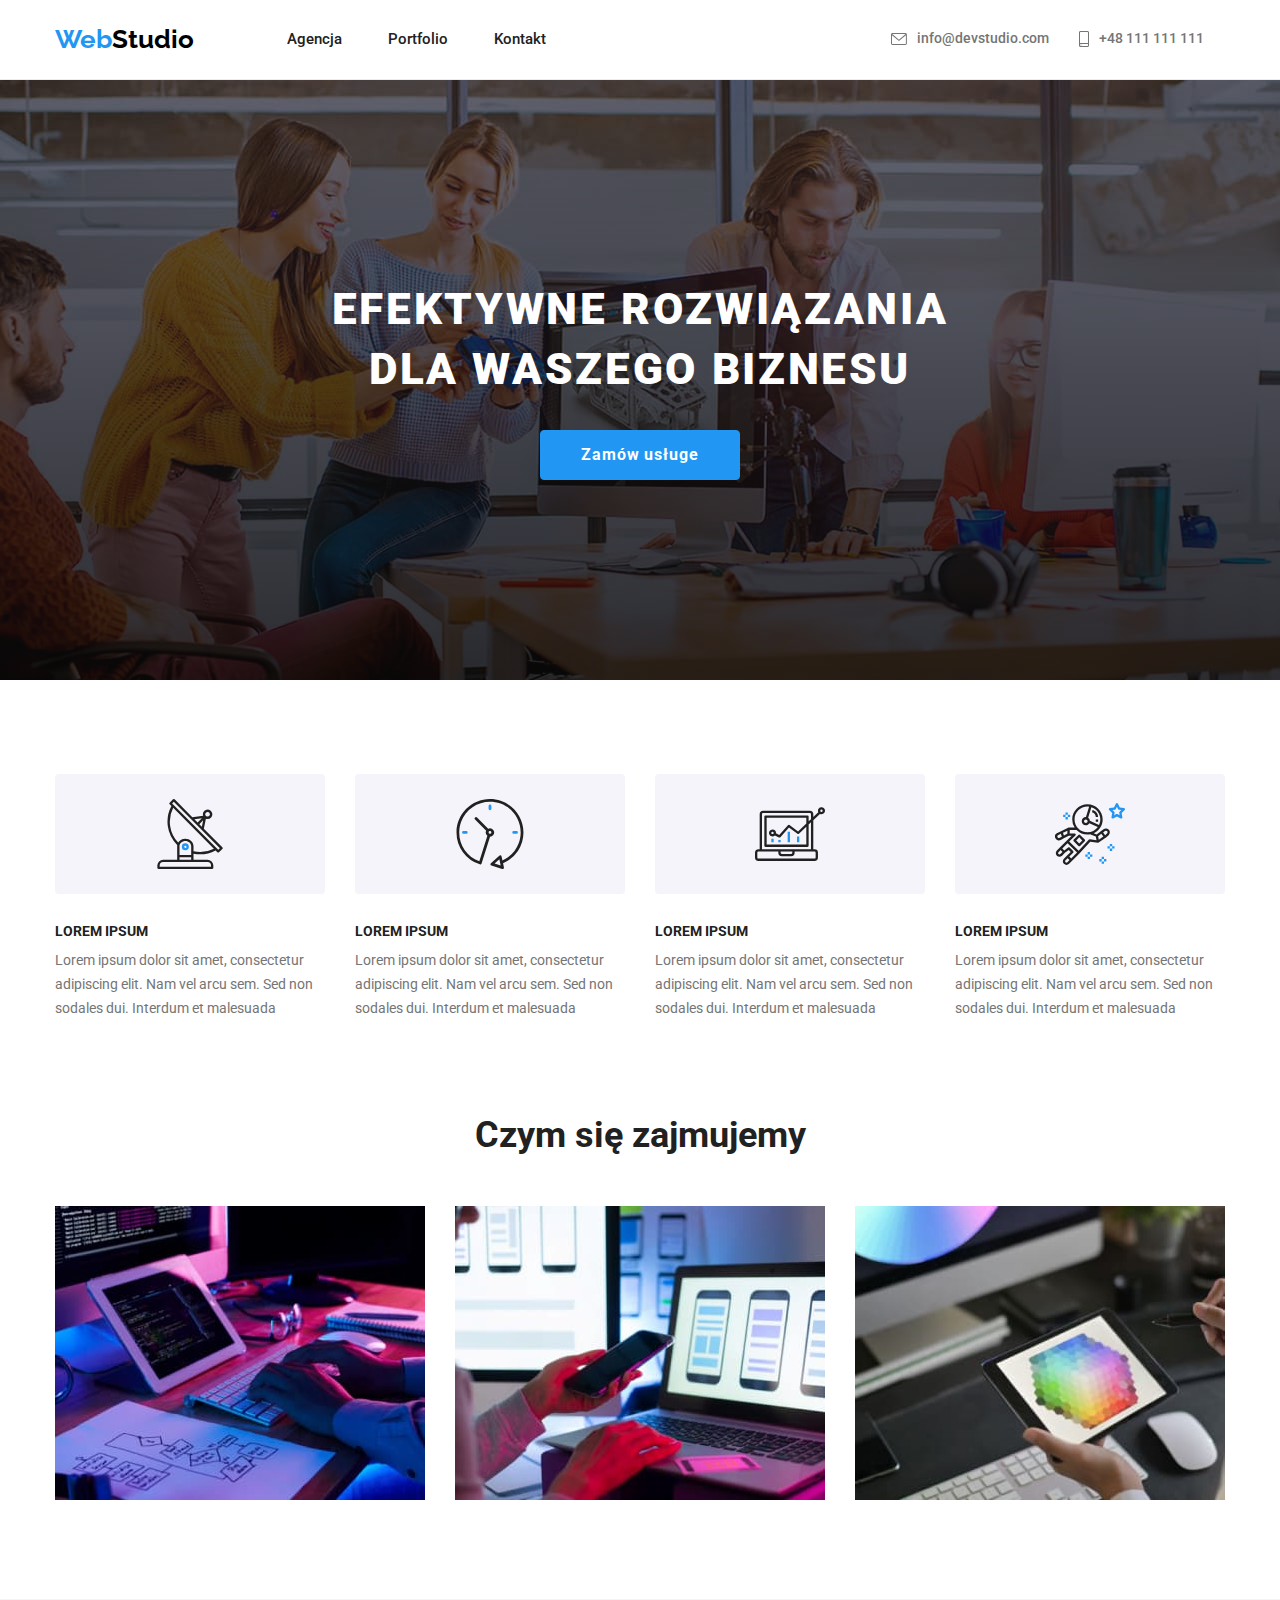
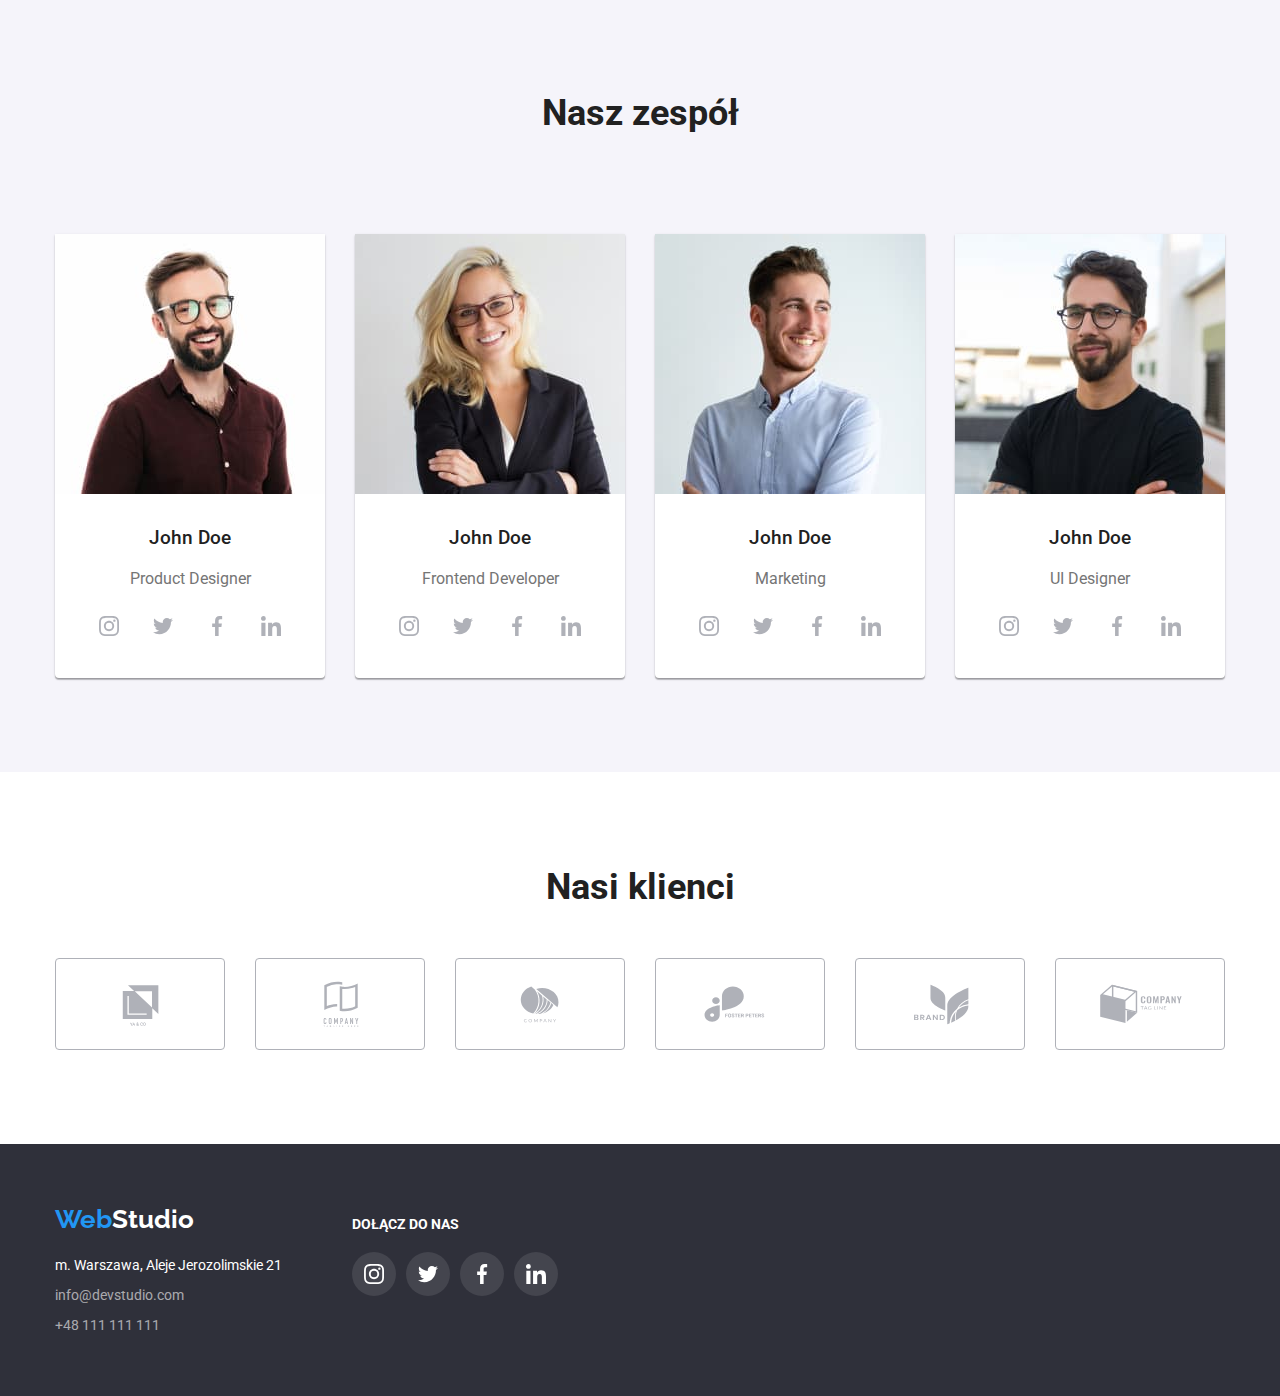
<file: index.html>
<!DOCTYPE html>
<html lang="pl">
  <head>
    <meta charset="UTF-8" />
    <meta http-equiv="X-UA-Compatible" content="IE=edge" />
    <meta name="viewport" content="width=device-width, initial-scale=1.0" />
    <!-- czcionki -->
    <link rel="preconnect" href="https://fonts.googleapis.com" />
    <link rel="preconnect" href="https://fonts.gstatic.com" crossorigin />
    <link
      href="https://fonts.googleapis.com/css2?family=Raleway:wght@700&family=Roboto:wght@400;500;700;900&display=swap"
      rel="stylesheet"
    />
    <!-- pierwszy, normalize, przed naszym css -->
    <link rel="stylesheet" href="./css/modern-normalize.min.css" />
    <link rel="stylesheet" href="./css/styles.css" />
    <title>WebStudio</title>
  </head>
  <body>
    <header class="header">
      <div class="container head-section">
        <a class="logo" href="./index.html">Web<span class="logo-header-color">Studio</span></a>
        <ul class="navigation">
          <!--menu nawigacyjne-->
          <li><a class="navigation-link" href="./index.html">Agencja</a></li>
          <li><a class="navigation-link" href="./portfolio.html">Portfolio</a></li>
          <li><a class="navigation-link" href="#">Kontakt</a></li>
        </ul>
        <div class="contact-header">
          <!--linki kontaktowe, prawa strona naglowka-->
          <a class="contact-header-item" href="mailto:info@devstudio.com"
            ><svg width="16" height="12">
              <use href="./images/icons.svg#icon-envelope"></use></svg
            >info@devstudio.com</a
          >
          <a class="contact-header-item" href="tel:+48111111111"
            ><svg width="10" height="16">
              <use href="./images/icons.svg#icon-smartphone"></use>
            </svg>
            +48 111 111 111</a
          >
        </div>
      </div>
    </header>
    <main>
      <section class="hero">
        <!--sekcja HERO-->
        <div class="hero-image section">
          <!-- extra dla obrazu tla, ktory ma miec szerokosc max 1600px -->
          <div class="container">
            <!-- szerokosc 1200 -->
            <h1 class="title-side">EFEKTYWNE ROZWIĄZANIA DLA WASZEGO BIZNESU</h1>
            <button class="btn-order" type="button">Zamów usługe</button>
          </div>
        </div>
      </section>
      <div class="section">
        <!-- section opowiedzialny za odstep gora-dol paddingami -->
        <section class="our-strengths">
          <!--sekcja tekstowa-->
          <div class="container">
            <!-- szerokosc 1200 -->
            <ul class="our-strengths-list">
              <li class="our-strengths-list-item">
                <div class="our-strenghts-logo">
                  <!-- czesc przed tekstem, logo -->
                  <svg width="70" height="70">
                    <use href="./images/icons.svg#icon-antenna-1"></use>
                  </svg>
                </div>
                <h3>LOREM IPSUM</h3>
                <p>
                  Lorem ipsum dolor sit amet, consectetur adipiscing elit. Nam vel arcu sem. Sed non
                  sodales dui. Interdum et malesuada
                </p>
              </li>
              <li class="our-strengths-list-item">
                <div class="our-strenghts-logo">
                  <svg width="70" height="70">
                    <use href="./images/icons.svg#icon-clock-1"></use>
                  </svg>
                </div>
                <h3>LOREM IPSUM</h3>
                <p>
                  Lorem ipsum dolor sit amet, consectetur adipiscing elit. Nam vel arcu sem. Sed non
                  sodales dui. Interdum et malesuada
                </p>
              </li>
              <li class="our-strengths-list-item">
                <div class="our-strenghts-logo">
                  <svg width="70" height="70">
                    <use href="./images/icons.svg#icon-diagram-1"></use>
                  </svg>
                </div>
                <h3>LOREM IPSUM</h3>
                <p>
                  Lorem ipsum dolor sit amet, consectetur adipiscing elit. Nam vel arcu sem. Sed non
                  sodales dui. Interdum et malesuada
                </p>
              </li>
              <li class="our-strengths-list-item">
                <div class="our-strenghts-logo">
                  <svg width="70" height="70">
                    <use href="./images/icons.svg#icon-astronaut-1"></use>
                  </svg>
                </div>
                <h3>LOREM IPSUM</h3>
                <p>
                  Lorem ipsum dolor sit amet, consectetur adipiscing elit. Nam vel arcu sem. Sed non
                  sodales dui. Interdum et malesuada
                </p>
              </li>
            </ul>
          </div>
        </section>
        <section class="what-do">
          <div class="container">
            <h2 class="what-do-header">Czym się zajmujemy</h2>
            <ul class="what-do-list">
              <li>
                <img
                  src="images/activities/activities_img1.jpg"
                  alt="praca przed laptopem na klawiaturze"
                  width="370"
                  height="294"
                />
              </li>
              <li>
                <img
                  src="images/activities/activities_img2.jpg"
                  alt="praca z telefonem i laptopem"
                  width="370"
                  height="294"
                />
              </li>
              <li>
                <img
                  src="images/activities/activities_img3.jpg"
                  alt="wyswietlanie palety kolorow na tablecie"
                  width="370"
                  height="294"
                />
              </li>
            </ul>
          </div>
        </section>
      </div>
      <section class="team section">
        <div class="container">
          <!--sekcja zespół-->
          <h2 class="team-header">Nasz zespół</h2>
          <ul class="team-list">
            <li class="team-list-item">
              <img
                src="images/team/team_img1.jpg"
                alt="zdjecie Johna Doe"
                width="270"
                height="260"
              />
              <h3 class="team-name">John Doe</h3>
              <!-- span zamiast p, bo p dla dluzszych tekstow-->
              <p class="team-profession">Product Designer</p>
              <div class="team-social-media">
                <!-- pod zdjeciem i opisami ikony mediow spolecznosciowych -->
                <!-- lista dla 4 ikon -->
                <a href="#" class="team-social-media-item">
                  <svg width="20" height="20">
                    <!-- wymiar calosi razem z obramowaniem viewBox dla osigniecia wymiaru -->
                    <use href="./images/icons.svg#icon-instagram-1"></use>
                  </svg>
                </a>
                <a href="#" class="team-social-media-item">
                  <svg width="20" height="20">
                    <use href="./images/icons.svg#icon-twitter-1"></use>
                  </svg>
                </a>
                <a href="#" class="team-social-media-item">
                  <svg width="20" height="20">
                    <use href="./images/icons.svg#icon-facebook-1"></use>
                  </svg>
                </a>
                <a href="#" class="team-social-media-item">
                  <svg width="20" height="20">
                    <use href="./images/icons.svg#icon-linkedin-1"></use>
                  </svg>
                </a>
              </div>
            </li>
            <li class="team-list-item">
              <img
                src="images/team/team_img2.jpg"
                alt="zdjecie Johna Doe"
                width="270"
                height="260"
              />
              <h3 class="team-name">John Doe</h3>
              <p class="team-profession">Frontend Developer</p>
              <div class="team-social-media">
                <!-- pod zdjeciem i opisami ikony mediow spolecznosciowych -->
                <!-- lista dla 4 ikon -->
                <a href="#" class="team-social-media-item">
                  <svg width="20" height="20">
                    <!-- wymiar calosi razem z obramowaniem viewBox dla osigniecia wymiaru -->
                    <use href="./images/icons.svg#icon-instagram-1"></use>
                  </svg>
                </a>
                <a href="#" class="team-social-media-item">
                  <svg width="20" height="20">
                    <use href="./images/icons.svg#icon-twitter-1"></use>
                  </svg>
                </a>
                <a href="#" class="team-social-media-item">
                  <svg width="20" height="20">
                    <use href="./images/icons.svg#icon-facebook-1"></use>
                  </svg>
                </a>
                <a href="#" class="team-social-media-item">
                  <svg width="20" height="20">
                    <use href="./images/icons.svg#icon-linkedin-1"></use>
                  </svg>
                </a>
              </div>
            </li>
            <li class="team-list-item">
              <img
                src="images/team/team_img3.jpg"
                alt="zdjecie Johna Doe"
                width="270"
                height="260"
              />
              <h3 class="team-name">John Doe</h3>
              <p class="team-profession">Marketing</p>
              <div class="team-social-media">
                <!-- pod zdjeciem i opisami ikony mediow spolecznosciowych -->
                <!-- lista dla 4 ikon -->
                <a href="#" class="team-social-media-item">
                  <svg width="20" height="20">
                    <!-- wymiar calosi razem z obramowaniem viewBox dla osigniecia wymiaru -->
                    <use href="./images/icons.svg#icon-instagram-1"></use>
                  </svg>
                </a>
                <a href="#" class="team-social-media-item">
                  <svg width="20" height="20">
                    <use href="./images/icons.svg#icon-twitter-1"></use>
                  </svg>
                </a>
                <a href="#" class="team-social-media-item">
                  <svg width="20" height="20">
                    <use href="./images/icons.svg#icon-facebook-1"></use>
                  </svg>
                </a>
                <a href="#" class="team-social-media-item">
                  <svg width="20" height="20">
                    <use href="./images/icons.svg#icon-linkedin-1"></use>
                  </svg>
                </a>
              </div>
            </li>
            <li class="team-list-item">
              <img
                src="images/team/team_img4.jpg"
                alt="zdjecie Johna Doe"
                width="270"
                height="260"
              />
              <h3 class="team-name">John Doe</h3>
              <p class="team-profession">UI Designer</p>
              <div class="team-social-media">
                <!-- pod zdjeciem i opisami ikony mediow spolecznosciowych -->
                <!-- lista dla 4 ikon -->
                <a href="#" class="team-social-media-item">
                  <svg width="20" height="20">
                    <!-- wymiar calosi razem z obramowaniem viewBox dla osigniecia wymiaru -->
                    <use href="./images/icons.svg#icon-instagram-1"></use>
                  </svg>
                </a>
                <a href="#" class="team-social-media-item">
                  <svg width="20" height="20">
                    <use href="./images/icons.svg#icon-twitter-1"></use>
                  </svg>
                </a>
                <a href="#" class="team-social-media-item">
                  <svg width="20" height="20">
                    <use href="./images/icons.svg#icon-facebook-1"></use>
                  </svg>
                </a>
                <a href="#" class="team-social-media-item">
                  <svg width="20" height="20">
                    <use href="./images/icons.svg#icon-linkedin-1"></use>
                  </svg>
                </a>
              </div>
            </li>
          </ul>
        </div>
      </section>
      <section class="our-clients section">
        <div class="container">
          <h2 class="our-clients-header">Nasi klienci</h2>
          <ul class="our-clients-list">
            <li class="our-clients-list-item" tabindex="0">
              <svg width="170" height="92">
                <!-- wymiary takie jak obramowanie bloku -->
                <use href="./images/icons.svg#icon-Logo-1"></use>
              </svg>
            </li>
            <li class="our-clients-list-item" tabindex="0">
              <svg width="170" height="92">
                <use href="./images/icons.svg#icon-Logo-2"></use>
              </svg>
            </li>
            <li class="our-clients-list-item" tabindex="0">
              <svg width="170" height="92">
                <use href="./images/icons.svg#icon-Logo-3"></use>
              </svg>
            </li>
            <li class="our-clients-list-item" tabindex="0">
              <svg width="170" height="92">
                <use href="./images/icons.svg#icon-Logo-4"></use>
              </svg>
            </li>
            <li class="our-clients-list-item" tabindex="0">
              <svg width="170" height="92">
                <use href="./images/icons.svg#icon-Logo-5"></use>
              </svg>
            </li>
            <li class="our-clients-list-item" tabindex="0">
              <svg width="170" height="92">
                <use href="./images/icons.svg#icon-Logo-6"></use>
              </svg>
            </li>
          </ul>
        </div>
      </section>
    </main>
    <footer class="footer">
      <div class="container footer-part">
        <!-- szerokosc 1200, czesc z logiem, adresem i kontaktem -->
        <div class="footer-address">
          <!-- div dla logo, aby go wypozocjonowac flexboxem -->
          <a class="logo logo-footer" href="./index.html"
            >Web<span class="logo-footer-color">Studio</span></a
          >
          <address class="contact-footer">
            <a
              class="contact-footer-address"
              href="https://goo.gl/maps/rVzVEB22XSJ6FxRE9"
              target="_blank"
              >m. Warszawa, Aleje Jerozolimskie 21</a
            >
            <a class="contact-footer-link" href="mailto:info@devstudio.com">info@devstudio.com</a>
            <a class="contact-footer-link" href="tel:+48111111111">+48 111 111 111</a>
          </address>
        </div>
        <div class="footer-follow-us">
          <!-- czesc z ikonami, prawa strona -->
          <h3>dołącz do nas</h3>
          <div class="footer-follow-us-icons">
            <a href="#" class="footer-follow-us-icons-item">
              <svg width="20" height="20">
                <!-- wymiar calosi razem z obramowaniem viewBox dla osigniecia wymiaru -->
                <use href="./images/icons.svg#icon-instagram-1"></use>
              </svg>
            </a>
            <a href="#" class="footer-follow-us-icons-item">
              <svg width="20" height="20">
                <use href="./images/icons.svg#icon-twitter-1"></use>
              </svg>
            </a>
            <a href="#" class="footer-follow-us-icons-item">
              <svg width="20" height="20">
                <use href="./images/icons.svg#icon-facebook-1"></use>
              </svg>
            </a>
            <a href="#" class="footer-follow-us-icons-item">
              <svg width="20" height="20">
                <use href="./images/icons.svg#icon-linkedin-1"></use>
              </svg>
            </a>
          </div>
        </div>
        <!-- czesc jeszcze nie uzywana -->
        <div class="footer-empty"></div>
      </div>
    </footer>
  </body>
</html>
</file>
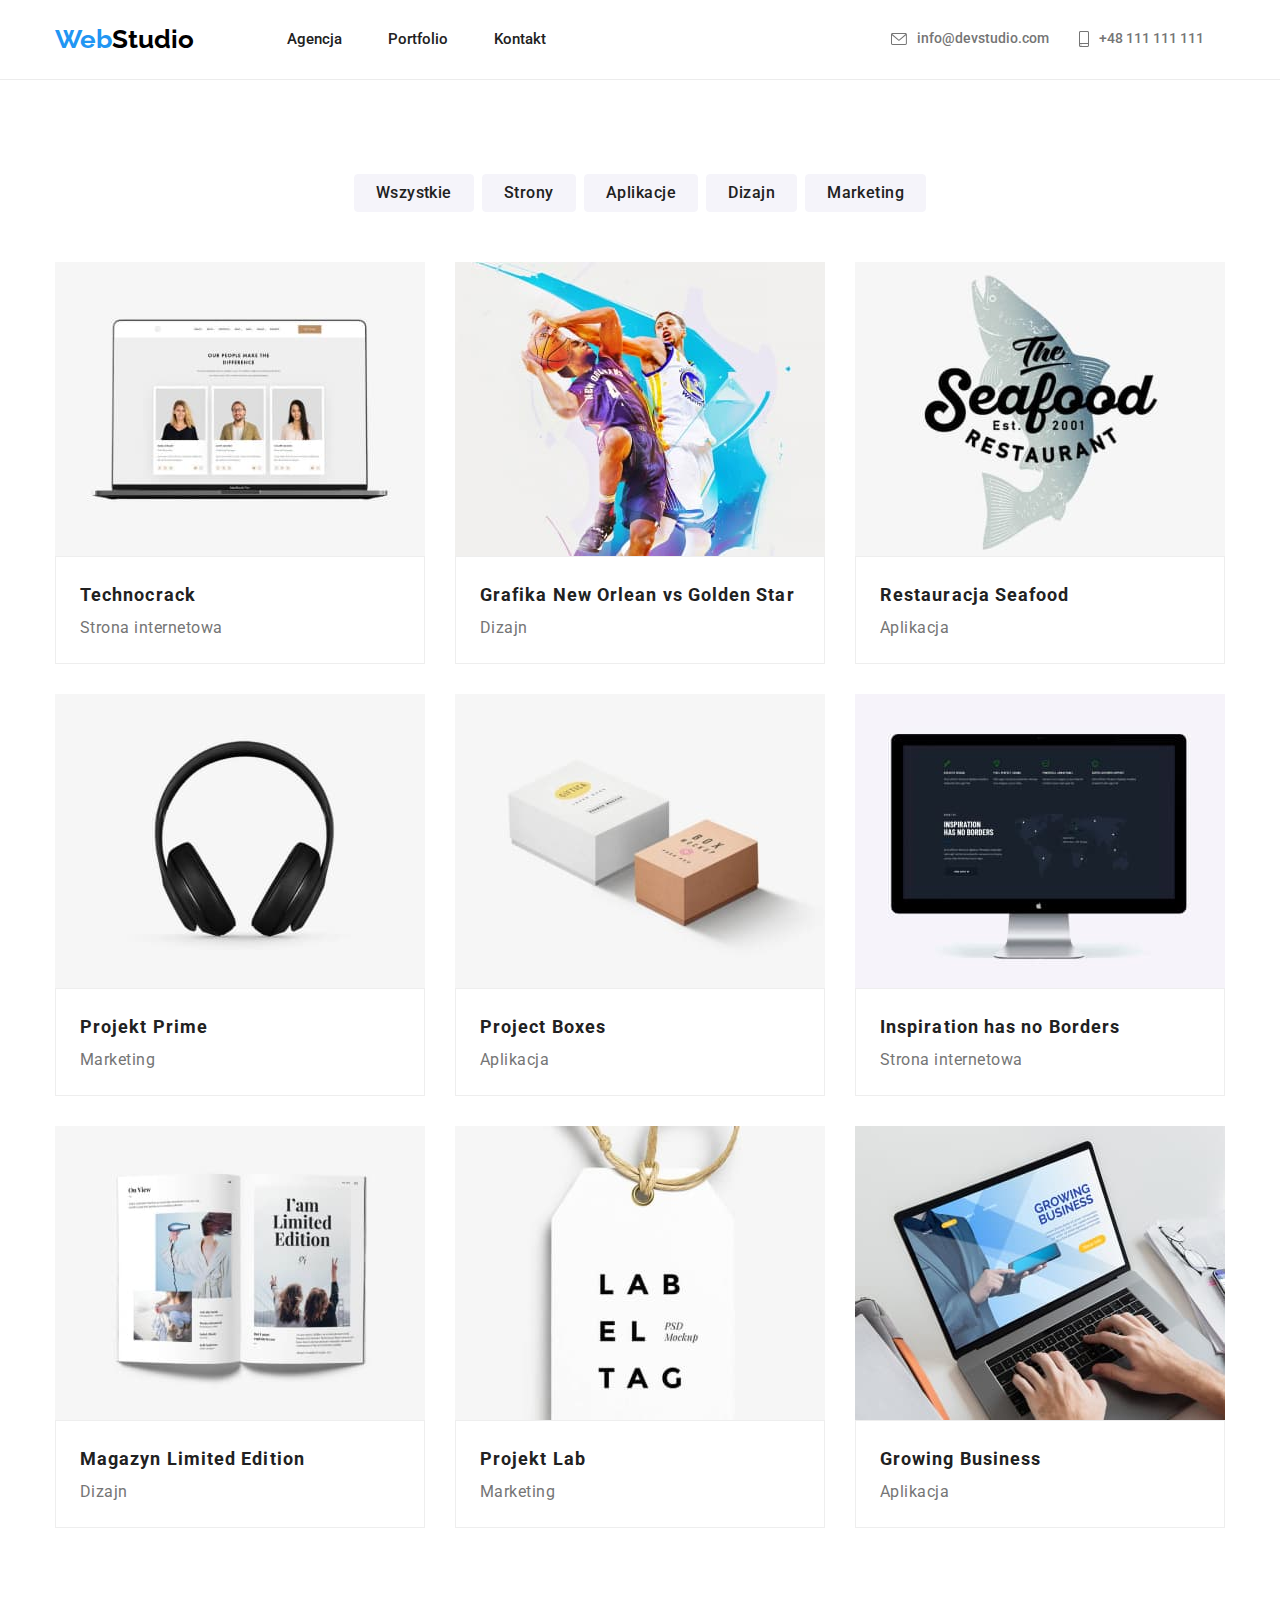
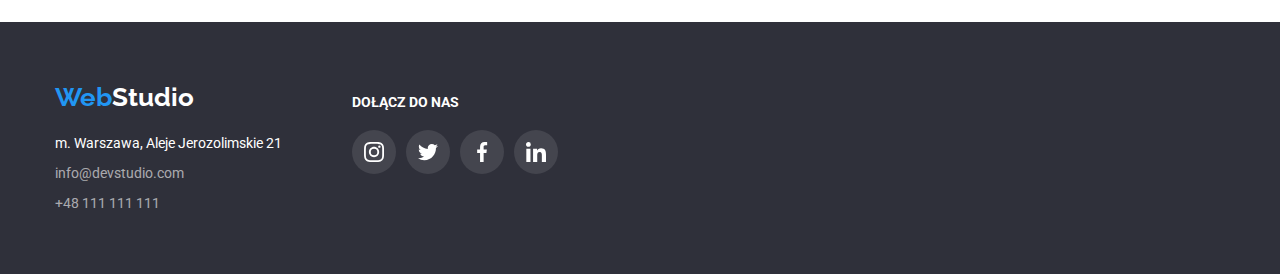
<file: portfolio.html>
<!DOCTYPE html>
<html lang="pl">
  <head>
    <meta charset="UTF-8" />
    <meta http-equiv="X-UA-Compatible" content="IE=edge" />
    <meta name="viewport" content="width=device-width, initial-scale=1.0" />
    <!-- czcionki -->
    <link rel="preconnect" href="https://fonts.googleapis.com" />
    <link rel="preconnect" href="https://fonts.gstatic.com" crossorigin />
    <link
      href="https://fonts.googleapis.com/css2?family=Raleway:wght@700&family=Roboto:wght@400;500;700;900&display=swap"
      rel="stylesheet"
    />
    <!-- pierwszy, normalize, przed naszym css -->
    <link rel="stylesheet" href="./css/modern-normalize.min.css" />
    <link rel="stylesheet" href="./css/styles.css" />
    <title>Portfolio</title>
  </head>
  <body>
    <header class="header">
      <div class="container head-section">
        <a class="logo" href="./index.html">Web<span class="logo-header-color">Studio</span></a>
        <ul class="navigation">
          <!--menu nawigacyjne-->
          <li><a class="navigation-link" href="./index.html">Agencja</a></li>
          <li><a class="navigation-link" href="./portfolio.html">Portfolio</a></li>
          <li><a class="navigation-link" href="#">Kontakt</a></li>
        </ul>
        <div class="contact-header">
          <!--linki kontaktowe, prawa strona naglowka-->
          <a class="contact-header-item" href="mailto:info@devstudio.com"
            ><svg width="16" height="12">
              <use href="./images/icons.svg#icon-envelope"></use></svg
            >info@devstudio.com</a
          >
          <a class="contact-header-item" href="tel:+48111111111"
            ><svg width="10" height="16">
              <use href="./images/icons.svg#icon-smartphone"></use>
            </svg>
            +48 111 111 111</a
          >
        </div>
      </div>
    </header>
    <main>
      <section class="section">
        <!-- dla odstepow gora dol paddingami -->
        <section class="filter">
          <!-- sekcja filtrowania galerii -->
          <div class="container">
            <ul class="filter-list">
              <li><button class="btn-filter" type="button">Wszystkie</button></li>
              <li><button class="btn-filter" type="button">Strony</button></li>
              <li><button class="btn-filter" type="button">Aplikacje</button></li>
              <li><button class="btn-filter" type="button">Dizajn</button></li>
              <li><button class="btn-filter" type="button">Marketing</button></li>
            </ul>
          </div>
        </section>
        <section class="gallery">
          <!-- sekcja obrazowa -->
          <div class="container">
            <ul class="gallery-list">
              <li class="gallery-list-item">
                <img
                  src="images/portfolio/portfolio_img1.jpg"
                  alt="widok strony internetowej na ekranie laptopa"
                  width="370"
                  height="294"
                />
                <div class="gallery-list-item-description">
                  <h3 class="gallery-item-name">Technocrack</h3>
                  <span class="category">Strona internetowa</span>
                </div>
              </li>
              <li class="gallery-list-item">
                <img
                  src="images/portfolio/portfolio_img2.jpg"
                  alt="gra dwóch koszykarzy na kolorowym tle"
                  width="370"
                  height="294"
                />
                <div class="gallery-list-item-description">
                  <h3 class="gallery-item-name">Grafika New Orlean vs Golden Star</h3>
                  <span class="category">Dizajn</span>
                </div>
              </li>
              <li class="gallery-list-item">
                <img
                  src="images/portfolio/portfolio_img3.jpg"
                  alt="logo restauracji z owocami morza "
                  width="370"
                  height="294"
                />
                <div class="gallery-list-item-description">
                  <h3 class="gallery-item-name">Restauracja Seafood</h3>
                  <span class="category">Aplikacja</span>
                </div>
              </li>

              <li class="gallery-list-item">
                <img
                  src="images/portfolio/portfolio_img4.jpg"
                  alt="sluchawki nauszne"
                  width="370"
                  height="294"
                />
                <div class="gallery-list-item-description">
                  <h3 class="gallery-item-name">Projekt Prime</h3>
                  <span class="category">Marketing</span>
                </div>
              </li>
              <li class="gallery-list-item">
                <img
                  src="images/portfolio/portfolio_img5.jpg"
                  alt="dwa bloczki ulozone obok siebie"
                  width="370"
                  height="294"
                />
                <div class="gallery-list-item-description">
                  <h3 class="gallery-item-name">Project Boxes</h3>
                  <span class="category">Aplikacja</span>
                </div>
              </li>
              <li class="gallery-list-item">
                <img
                  src="images/portfolio/portfolio_img6.jpg"
                  alt="widok strony internetowej na ekranie monitora"
                  width="370"
                  height="294"
                />
                <div class="gallery-list-item-description">
                  <h3 class="gallery-item-name">Inspiration has no Borders</h3>
                  <span class="category">Strona internetowa</span>
                </div>
              </li>
              <li class="gallery-list-item">
                <img
                  src="images/portfolio/portfolio_img7.jpg"
                  alt="otwarta ksiazka Limited Edition"
                  width="370"
                  height="294"
                />
                <div class="gallery-list-item-description">
                  <h3 class="gallery-item-name">Magazyn Limited Edition</h3>
                  <span class="category">Dizajn</span>
                </div>
              </li>

              <li class="gallery-list-item">
                <img
                  src="images/portfolio/portfolio_img8.jpg"
                  alt="front wisiorka/etykiety na sznurku"
                  width="370"
                  height="294"
                />
                <div class="gallery-list-item-description">
                  <h3 class="gallery-item-name">Projekt Lab</h3>
                  <span class="category">Marketing</span>
                </div>
              </li>
              <li class="gallery-list-item">
                <img
                  src="images/portfolio/portfolio_img9.jpg"
                  alt="strona biznesowa widoczna na ekranie laptopa"
                  width="370"
                  height="294"
                />
                <div class="gallery-list-item-description">
                  <h3 class="gallery-item-name">Growing Business</h3>
                  <span class="category">Aplikacja</span>
                </div>
              </li>
            </ul>
          </div>
        </section>
      </section>
    </main>
    <footer class="footer">
      <div class="container footer-part">
        <!-- szerokosc 1200, czesc z logiem, adresem i kontaktem -->
        <div class="footer-address">
          <!-- div dla logo, aby go wypozocjonowac flexboxem -->
          <a class="logo logo-footer" href="./index.html"
            >Web<span class="logo-footer-color">Studio</span></a
          >
          <address class="contact-footer">
            <a
              class="contact-footer-address"
              href="https://goo.gl/maps/rVzVEB22XSJ6FxRE9"
              target="_blank"
              >m. Warszawa, Aleje Jerozolimskie 21</a
            >
            <a class="contact-footer-link" href="mailto:info@devstudio.com">info@devstudio.com</a>
            <a class="contact-footer-link" href="tel:+48111111111">+48 111 111 111</a>
          </address>
        </div>
        <div class="footer-follow-us">
          <!-- czesc z ikonami, prawa strona -->
          <h3>dołącz do nas</h3>
          <div class="footer-follow-us-icons">
            <a href="#" class="footer-follow-us-icons-item">
              <svg width="20" height="20">
                <!-- wymiar calosi razem z obramowaniem viewBox dla osigniecia wymiaru -->
                <use href="./images/icons.svg#icon-instagram-1"></use>
              </svg>
            </a>
            <a href="#" class="footer-follow-us-icons-item">
              <svg width="20" height="20">
                <use href="./images/icons.svg#icon-twitter-1"></use>
              </svg>
            </a>
            <a href="#" class="footer-follow-us-icons-item">
              <svg width="20" height="20">
                <use href="./images/icons.svg#icon-facebook-1"></use>
              </svg>
            </a>
            <a href="#" class="footer-follow-us-icons-item">
              <svg width="20" height="20">
                <use href="./images/icons.svg#icon-linkedin-1"></use>
              </svg>
            </a>
          </div>
        </div>
        <!-- czesc jeszcze nie uzywana -->
        <div class="footer-empty"></div>
      </div>
    </footer>
  </body>
</html>
</file>
<file: css/styles.css>
:root {
  --background-color-main: #ffffff;
  --active-color: #2196f3;
  --font-color: #212121;
  --font-color-logo: #2196f3;
  --font-color-logo-header: #000000;
  --font-color-logo-footer: #ffffff;
  --font-color-dark-background: #ffffff;
  --font-color-footer: #ffffff;
  --font-color-footer-with-alpha: #ffffff99;
  --font-color-contact-header: #757575;
  --font-color-paragraph: #757575;
  --background-color-section: #2f303a;
  --background-color-border: #eeeeee;
  --background-color-team: #f5f4fa;
  --background-color-logo: #f5f4fa;
  --background-color-btn-unactive: #f5f4fa;
  --border-color: #afb1b8;
}

* {
  outline: none;
  /* usuniecie obramowania po focusie */
}

h1,
h2,
h3,
h4,
p,
ul {
  margin: 0;
  padding: 0;
}
/* SEKCJA POZYCJONOWANIA STRONY */
.container {
  width: 100%;
  margin: 0 auto;
  padding: 0 15px;
  max-width: 1200px;
}

.section {
  padding-top: 94px;
  padding-bottom: 94px;
}

ul {
  /* usuniecie punktorow */
  list-style: none;
}
body {
  font-family: 'Roboto', sans-serif;
  color: var(--font-color);
}
.header {
  padding: 24px 0 25px;
  border-bottom: 1px solid #ececec;
}

.head-section {
  /* glowny podzial */
  display: flex;
  flex-wrap: wrap;
  align-items: center;
}
/* 
.logo-and-navi {
   czesc polaczona dla logo i nav, aby oddzielic to od sekcji kontaktowej z prawej strony 
  display: flex;
  flex-wrap: wrap;
  align-items: center;
  wysrodkowanie w pionie 
} */

.logo {
  font-family: 'Raleway', sans-serif;
  font-size: 26px;
  text-decoration: none;
  /* usuneicie podkreslenia */
  font-weight: 700;
  color: var(--font-color-logo);
  line-height: 30px;
}

.logo-header-color {
  color: var(--font-color-logo-header);
}

.logo-footer-color {
  color: var(--font-color-logo-footer);
}

.navigation {
  display: flex;
  gap: 46px;
  margin-left: 93px;
  margin-right: 345px;
  /* ulozenie linkow nawigacyjnych */
  /* padding-right: 345px; - zamienione przez justify-item */
}

.navigation-link {
  text-decoration: none;
  color: var(--font-color);
  font-weight: 500;
  font-size: 15px;
}
.navigation-link:hover,
.navigation-link:focus {
  color: var(--active-color);
}

.contact-header {
  display: flex;
  gap: 30px;
  align-items: center;
  /* wysrodkowanie w pionie */
  --color2: var(--font-color-contact-header);
  --color1: var(--font-color-contact-header);
  /* zmienne koloru dla ikon */
}

.contact-header-item {
  text-decoration: none;
  color: var(--font-color-contact-header);
  font-weight: 500;
  font-size: 14px;
  line-height: 1.1;
  /* do wysrodkowania ikon w stosunku do tekstu linku */
  display: flex;
  align-items: center;
  gap: 10px;
}

.contact-header-item:hover,
.contact-header-item:focus {
  color: var(--active-color);
  --color2: var(--active-color);
  --color1: var(--active-color);
  /* zmienne koloru dla ikon */
}

/* FOOTER */
.footer {
  background-color: var(--background-color-section);
  padding: 60px 0;
}

.footer-part {
  /* rozlozenie sekcji z logiem i adresem oraz tekstem i ikonami */
  display: flex;
  gap: 70px;
  flex-wrap: wrap;
}

.logo-footer {
  display: block;
  /* aby zachowac polozenie */
  margin-bottom: 21px;
  width: fit-content;
}

.contact-footer {
  /* ulozenie czesci z danymi kontaktowymi */
  display: flex;
  flex-direction: column;
  line-height: 1.5;
  width: fit-content;
  gap: 9px;
  font-size: 14px;
}

.contact-footer-address {
  text-decoration: none;
  font-style: normal;
  color: var(--font-color-footer);
}

.contact-footer-link {
  color: var(--font-color-footer-with-alpha);
  text-decoration: none;
  font-style: normal;
}

.contact-footer-link:hover,
.contact-footer-link:focus {
  color: var(--active-color);
}

.footer-follow-us h3 {
  padding-top: 12px;
  /* bo top 60 ma już klasa footer */
  padding-bottom: 20px;
  /* odstep pod naglowkiem */
  text-transform: uppercase;
  /* napis tylko wielkimi literami */
  color: var(--font-color-footer);
  font-weight: 700;
  font-size: 14px;
}

.footer-follow-us {
  display: flex;
  flex-direction: column;
  width: 206px;
  /* szerokosc sekcji i ulozenie ikon w tej proporcji */
}

.footer-follow-us-icons {
  display: flex;
  gap: 10px;
  align-items: center;
  justify-content: center;
}

.footer-follow-us-icons-item {
  display: flex;
  align-items: center;
  justify-content: center;
  /* wycentrowanie ikon dla tla /pdswietlenia*/
  width: 44px;
  height: 44px;
  border-radius: 50%;
  background: rgba(255, 255, 255, 0.1);
  --color1: var(--font-color-dark-background);
  /* color1 zmienna koloru ikony */
  cursor: pointer;
}
.footer-follow-us-icons-item:hover,
.footer-follow-us-icons-item:focus {
  background-color: var(--active-color);
}

/* HEADER I FOOTER ZAKONCZONE */
/* STRONA INDEX */
/* SEKCJA HERO */
.hero {
  background-color: var(--background-color-section);
}

.hero-image {
  width: 100%;
  margin: 0 auto; /*wyśrodkowanie*/
  max-width: 1600px; /*maksymalna szerokosc obrazu po oddaleniu*/
  background-image: linear-gradient(to bottom, rgba(47, 48, 58, 0.4), rgba(10, 10, 10, 0.73)),
    url(../images/background-hero.jpg);
  background-repeat: no-repeat;
  background-position: center; /*centorwanie obrazu przy przybliżaniu*/
  /* dla obrazu */
  /*gradient*/
  padding: 200px 0;
}

.hero h1 {
  line-height: 1.3636;
}

.title-side {
  text-align: center;
  max-width: 696px;
  /* szrokosc tekstu - max, czyli moze byc mniejszy */
  font-weight: 900;
  font-size: 44px;
  line-height: 60px;
  letter-spacing: 0.06em;
  color: var(--font-color-dark-background);
  text-transform: uppercase;
  padding-bottom: 30px;
  margin: 0 auto;
  /* wysrodkowanie tekstu */
}

.btn-order {
  display: block;
  margin-right: auto;
  margin-left: auto;
  padding: 9px 40px;
  letter-spacing: 0.06em;
  line-height: 30px;
  border-radius: 4px;
  border: 1px solid var(--active-color);
  font-family: 'Roboto', sans-serif;
  /* button domyslnie ma czcionke domyslna dla przegladarki, wymaga zawsze nadania mimo ze jest w body */
  cursor: pointer;
  font-weight: 700;
  color: var(--font-color-dark-background);
  /* button ma domyslne color: #000000 */
  background-color: var(--active-color);
}

/* SEKCJA TEKSTOWA */
.our-strengths {
  padding-bottom: 94px;
  /* dla oddzielenia sekcji wewnetrznych, nie mozna osobno dac sekcji bo najda 2 paddingi */
}

.our-strengths-list {
  display: flex;
  gap: 30px;
}

.our-strenghts-logo {
  display: flex;
  justify-content: center;
  align-items: center;
  /* wysrodkowanie loga */
  height: 120px;
  background-color: var(--background-color-logo);
  border-radius: 4px;
}

.our-strengths-list-item h3 {
  margin-top: 30px;
  font-weight: 700;
  line-height: 1.1;
  font-size: 14px;
  text-transform: uppercase;
  /* same wielkie litery */
  padding-bottom: 10px;
}

.our-strengths-list-item p {
  font-size: 14px;
  line-height: 1.7;
  color: var(--font-color-paragraph);
}

/* SEKCJA CZYM SIE ZAJMUJEMY */
.what-do-header,
.team-header {
  margin-bottom: 50px;
  text-align: center;
  font-weight: 700;
  font-size: 36px;
}

.what-do-list {
  display: flex;
  gap: 30px;
  flex-wrap: wrap;
  justify-content: center;
  /* ulozenie mozliwie do srodka */
}

/* SEKCJA TEAM */
.team {
  background-color: var(--background-color-team);
}

.team-list {
  display: flex;
  flex-wrap: wrap;
  justify-content: center;
  gap: 30px;
  /* ulozenie mozliwie do srodka */
  padding-top: 50px;
}

.team-list-item {
  box-shadow: 0px 1px 3px rgba(0, 0, 0, 0.12), 0px 1px 1px rgba(0, 0, 0, 0.14),
    0px 2px 1px rgba(0, 0, 0, 0.2);
  border-radius: 0px 0px 4px 4px;
  /* efekt cienia */
  background-color: var(--background-color-main);
}

.team-name,
.team-profession {
  text-align: center;
  /* domyslnie 16px font-size */
}

.team-name {
  padding-top: 30px;
  font-weight: 500;
  padding-bottom: 10px;
  padding-left: 32px;
  padding-right: 32px;
}

.team-profession {
  padding-top: 10px;
  padding-bottom: 16px;
  color: var(--font-color-paragraph);
}

.team-social-media {
  display: flex;
  justify-content: center;
  align-items: center;
  gap: 10px;
  /* ulozenie ikon z rownymi odstepami */
  padding: 0 32px 30px 32px;
}

.team-social-media-item {
  display: flex;
  align-items: center;
  justify-content: center;
  width: 44px;
  height: 44px;
  border-radius: 50%;
  background-color: transparent;
  /* transparent - przezroczysty */
  cursor: pointer;
}

.team-social-media-item:hover,
.team-social-media-item:focus {
  --color1: var(--font-color-dark-background);
  /* color1 zmienna dla koloru ikon */
  background-color: var(--active-color);
}

/*SEKCJA NASI KLIENCI*/

.our-clients-header {
  font-weight: 700;
  font-size: 36px;
  line-height: 42px;
  text-align: center;
  margin-bottom: 50px;
}

.our-clients-list {
  display: flex;
  gap: 30px;
  flex-wrap: wrap;
}

.our-clients-list-item {
  max-width: 170px;
  max-height: 92px;
  /* wymiary dla ikon */
  border: 1px solid var(--border-color);
  border-radius: 4px;
  --color1: #afb1b8;
  --color2: #afb1b8;
  /* color1 i 2 dotycza ikon wykorzytywanych */
  cursor: pointer;
}

.our-clients-list-item:hover,
.our-clients-list-item:focus {
  border: 1px solid var(--active-color);
  border-radius: 4px;
  --color1: var(--active-color);
  --color2: var(--active-color);
  /* color2 dla logo nr 4!!! */
}
/* @@@@@@@@@@STRONA PORTFOLIO@@@@@@@@@@@@ */
/* przyciski do filtrowania */
.filter-list {
  display: flex;
  justify-content: center;
  flex-wrap: wrap;
  gap: 8px;
  /* ulozenie przyciskow */
  padding-bottom: 50px;
}

.btn-filter {
  /* domyslnie 16px font-size */
  font-family: 'Roboto', sans-serif;
  background-color: var(--background-color-btn-unactive);
  color: var(--font-color);
  border: 1px solid var(--background-color-btn-unactive);
  border-radius: 4px;
  padding: 5px 21px;
  font-weight: 500;
  line-height: 26px;
  letter-spacing: 0.03em;
  /* bo domyslnie ma color:#ffffff */
}

/* cien po najechaniu/focusie */
.btn-filter:hover,
.btn-filter:focus {
  background-color: var(--active-color);
  color: var(--font-color-dark-background);
  border: 1px solid var(--active-color);
  box-shadow: 0px 3px 1px rgba(0, 0, 0, 0.1), 0px 1px 2px rgba(0, 0, 0, 0.08),
    0px 2px 2px rgba(0, 0, 0, 0.12);
}
/* galeria */

.gallery-list {
  display: flex;
  flex-wrap: wrap;
  gap: 30px;
  /* ulozenie kart */
  flex-basis: calc((100% - 20px) / 3);
}

.gallery-list-item img {
  display: block;
  /* pozbycie sie odstepu miedzy obrazem a tekstem ponizej */
}

/* efekt cienia po najechaniu kursowem na karte , bez focus */
.gallery-list-item:hover,
.gallery-list-item:focus {
  box-shadow: 0px 1px 1px rgba(0, 0, 0, 0.12), 0px 4px 4px rgba(0, 0, 0, 0.06),
    1px 4px 6px rgba(0, 0, 0, 0.16);
}

.gallery-list-item-description {
  padding: 20px 24px;
  border: 1px solid #eeeeee;
}

.gallery-item-name {
  font-weight: 700;
  font-size: 18px;
  letter-spacing: 0.06em;
  line-height: 36px;
}

.category {
  /* domyslnie 16px font-size */
  color: var(--font-color-paragraph);
  letter-spacing: 0.03em;
  line-height: 30px;
}
/* KONIEC PORTFOLIO */
</file>
